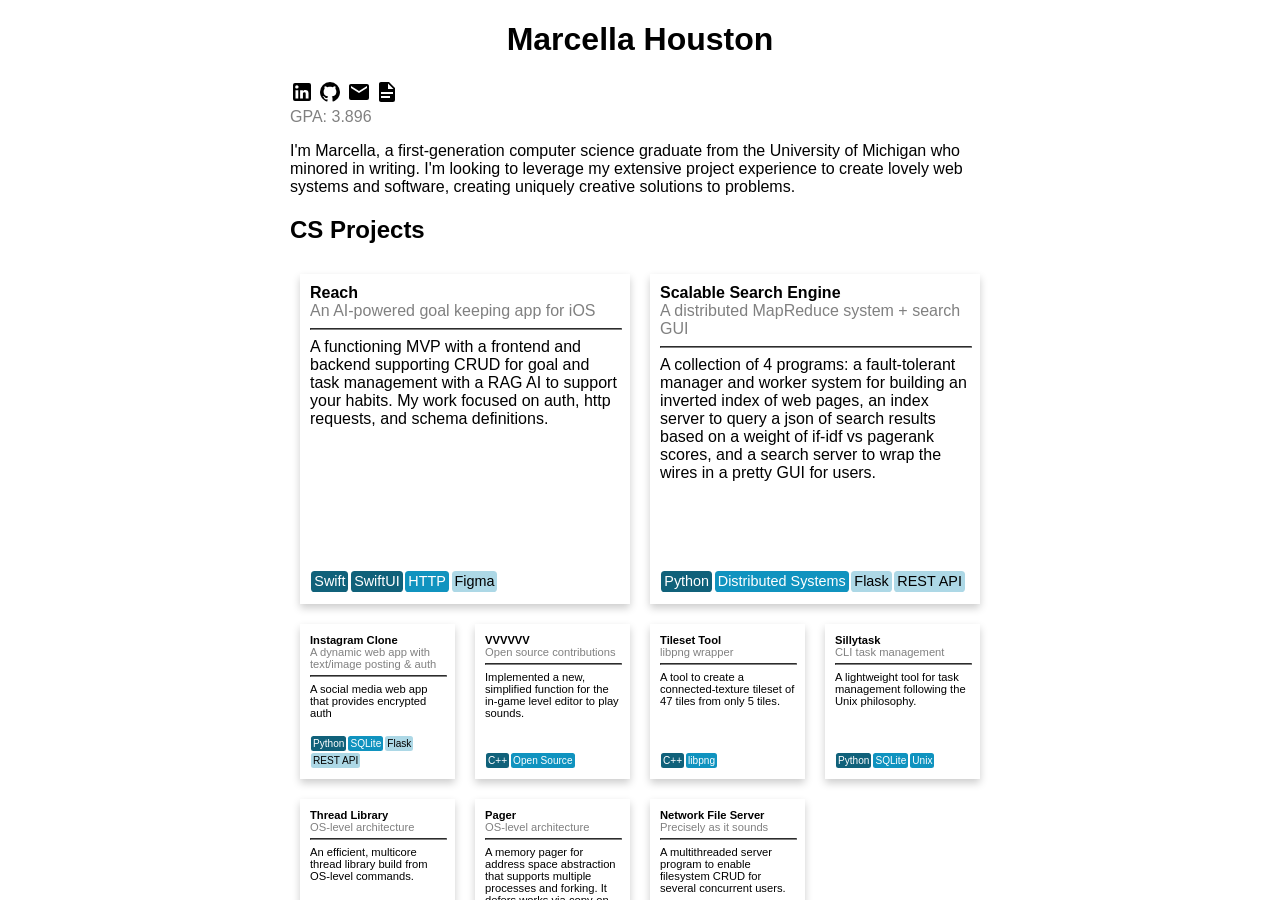
<file: index.html>
<!doctype html>

<html lang="en">
    <head>
        <meta charset="UTF-8" />
        <title>Marcella Houston</title>
        <meta name="viewport" content="width=device-width,initial-scale=1" />
        <meta name="description" content="" />
        <link rel="icon" href="/favicon.png" />
        <meta http-equiv="refresh" content="0; url=/portfolio/" />
    </head>

    <body>
        <p>
            If you aren't redirected, try <a href="/portfolio/">this link</a>!
        </p>
    </body>
</html>
</file>
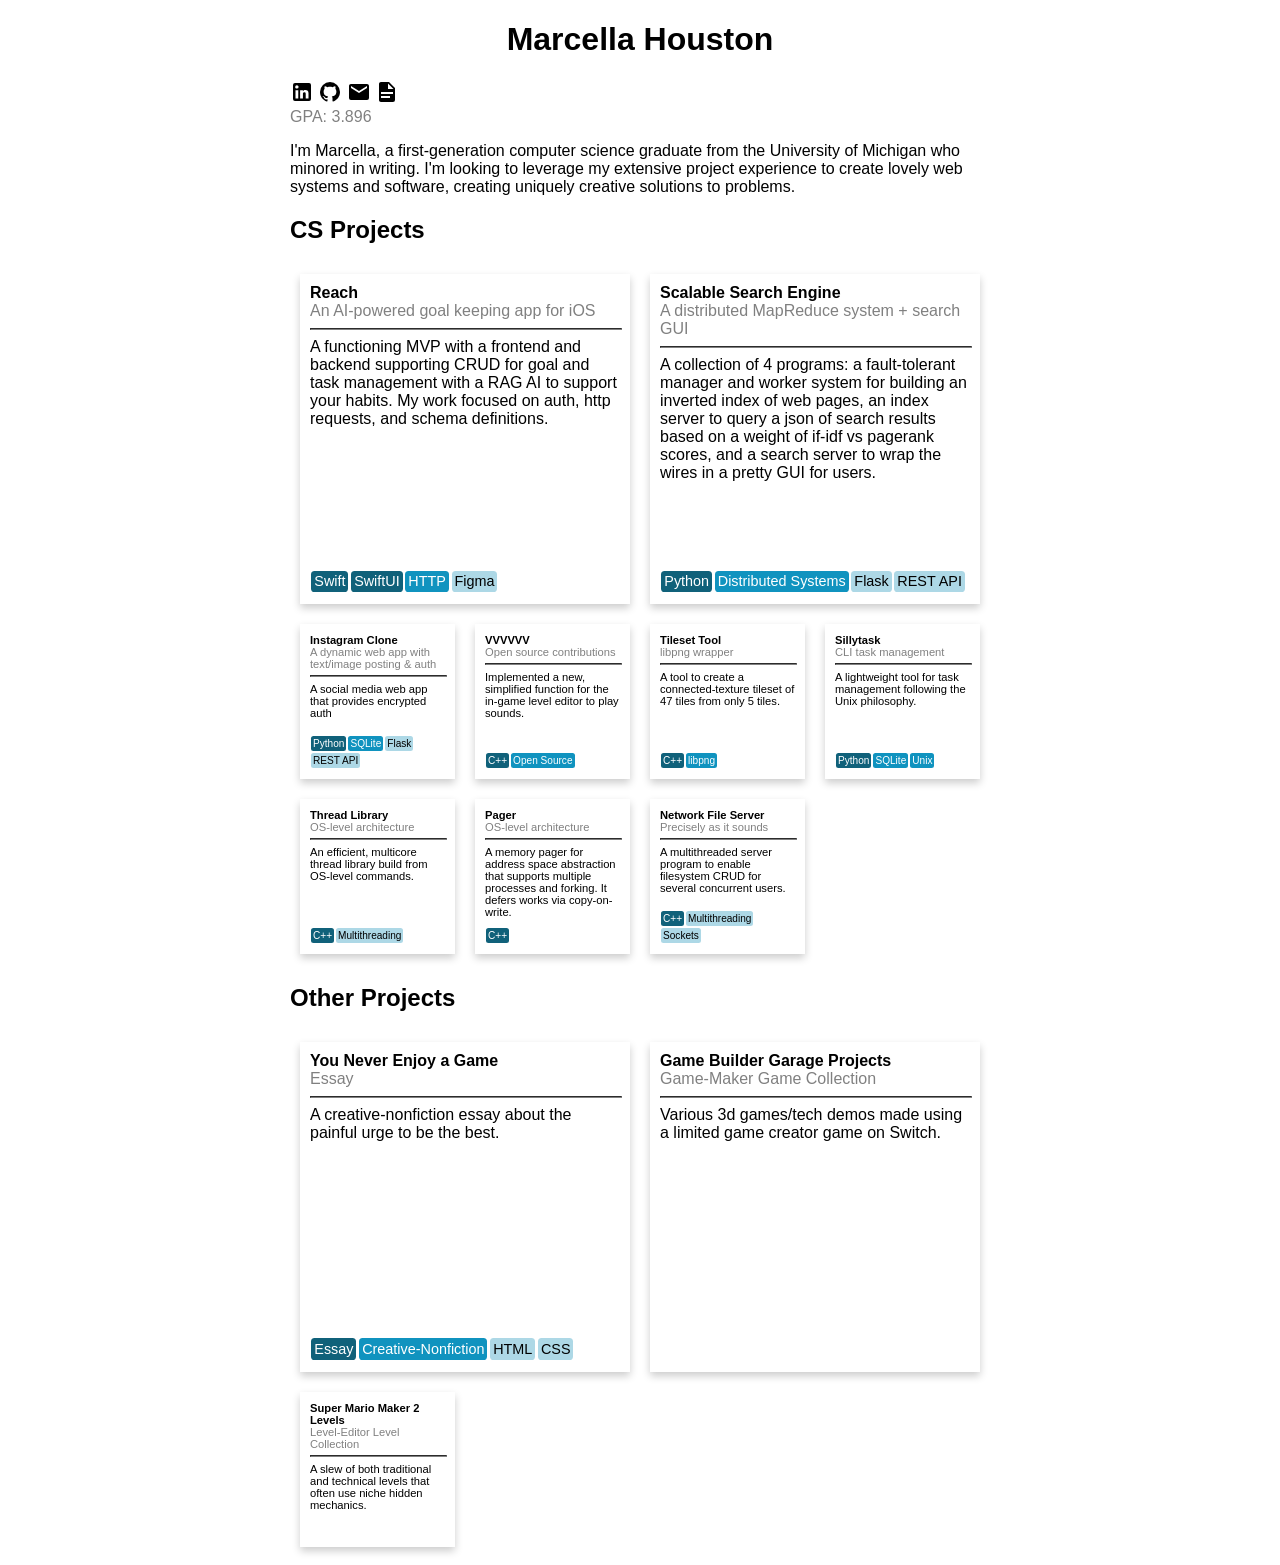
<file: portfolio/index.html>
<!doctype html>

<html lang="en">
    <head>
        <meta charset="UTF-8" />
        <title>Marcella Houston</title>
        <meta name="viewport" content="width=device-width,initial-scale=1" />
        <meta name="description" content="" />
        <link rel="icon" href="/favicon.png" />
        <link rel="stylesheet" href="/global.css" type="text/css" />
        <link rel="stylesheet" href="style.css" type="text/css" />
        <script src="cards.js"></script>
    </head>

    <body>
        <div class="container">
            <h1>Marcella Houston</h1>
            <!-- TODO: It'd be cool if we could have a dark theme -->
            <!-- TODO: Fix resume title to just say resume instead of resume for e. -->
            <div>
                <a
                    href="https://www.linkedin.com/in/marcella-houston/"
                    title="Linkedin"
                    target="_blank"
                >
                    <img src="assets/img/linkedin.svg" alt="Linkedin" />
                </a>
                <a
                    href="https://github.com/MarcellaHouston"
                    title="GitHub"
                    target="_blank"
                >
                    <img src="assets/img/github.svg" alt="GitHub" />
                </a>
                <a
                    href="mailto:marhouston7@gmail.com"
                    title="Email"
                    target="_blank"
                >
                    <img src="assets/img/email.svg" alt="Email" />
                </a>
                <a href="assets/resume.pdf" title="Resume" target="_blank">
                    <img src="assets/img/resume.svg" alt="Resume" />
                </a>
            </div>
            <div id="gpa">GPA: 3.896</div>
            <p>
                I'm Marcella, a first-generation computer science graduate from
                the University of Michigan who minored in writing. I'm looking
                to leverage my extensive project experience to create lovely web
                systems and software, creating uniquely creative solutions to
                problems.
            </p>

            <h2>CS Projects</h2>
            <div class="cards" id="cs_projects">Loading...</div>

            <h2>Other Projects</h2>
            <div class="cards" id="other_projects">Loading...</div>
        </div>
    </body>
</html>
</file>
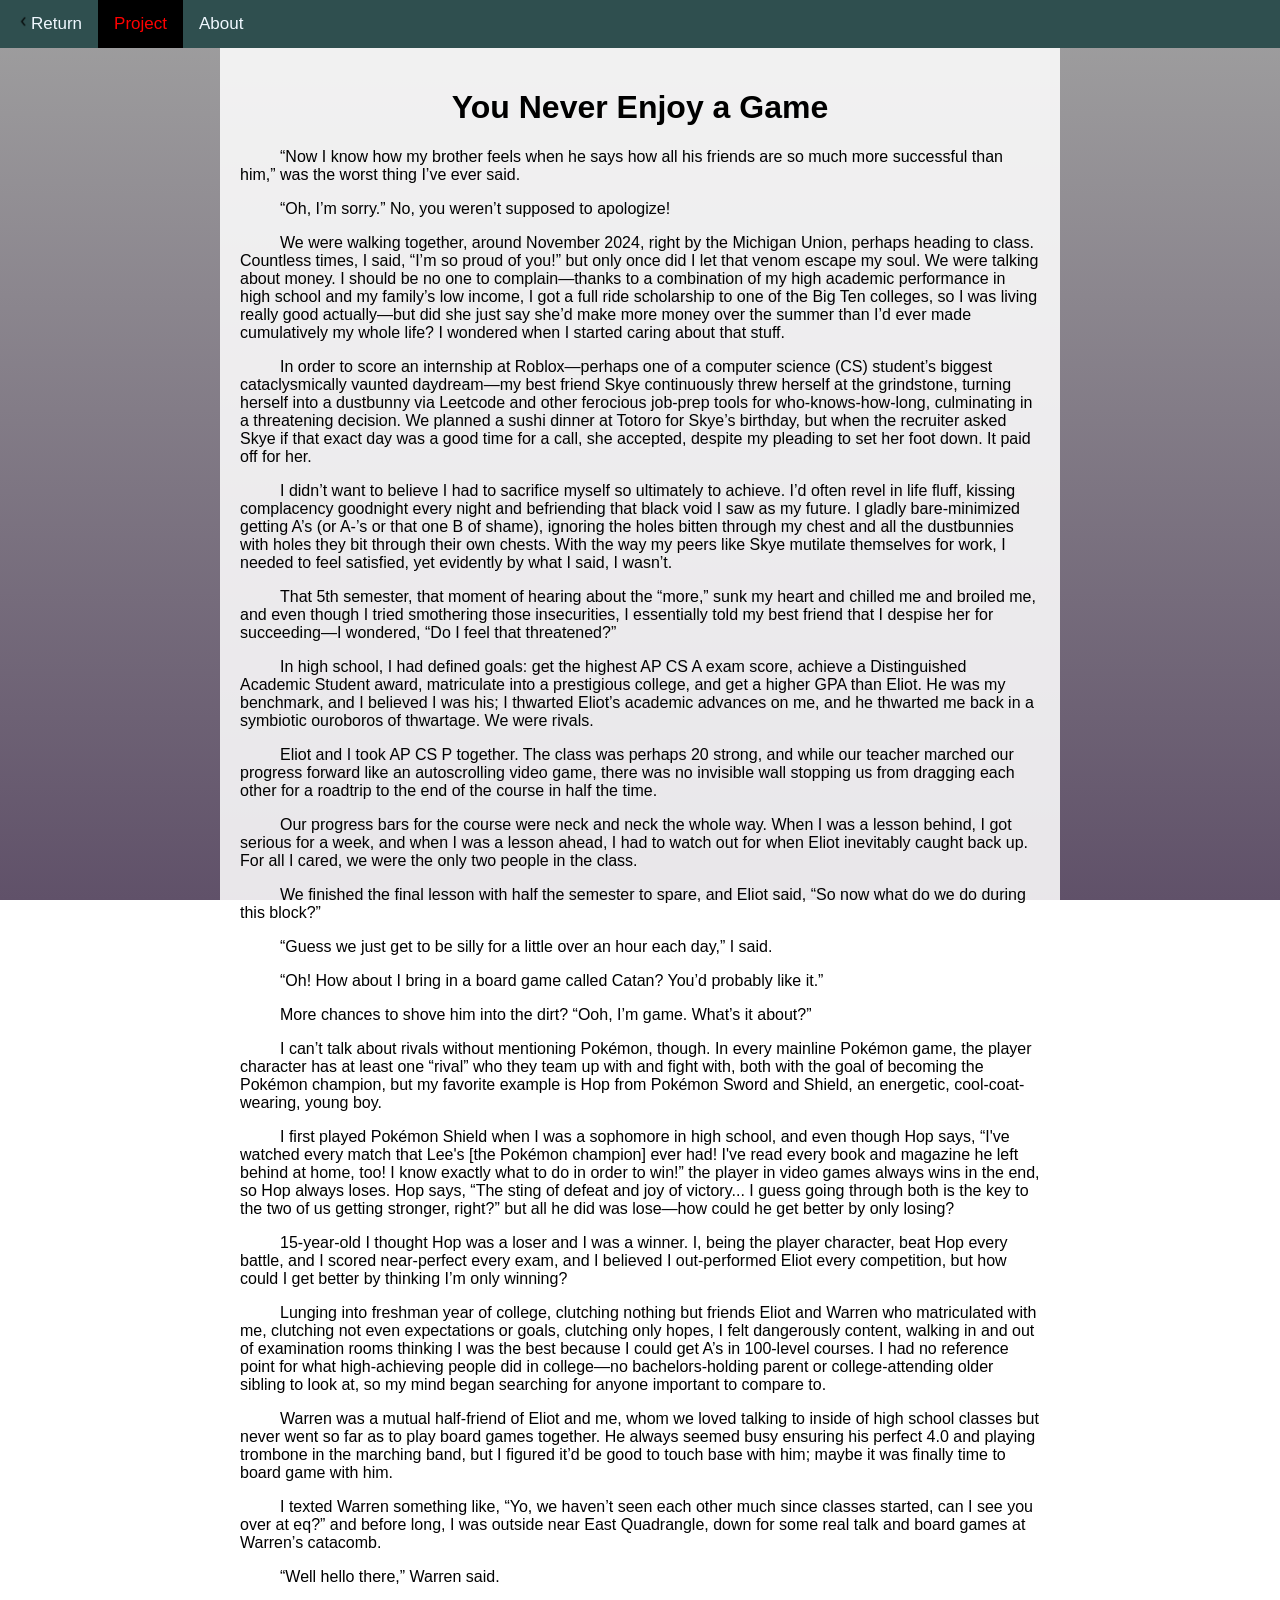
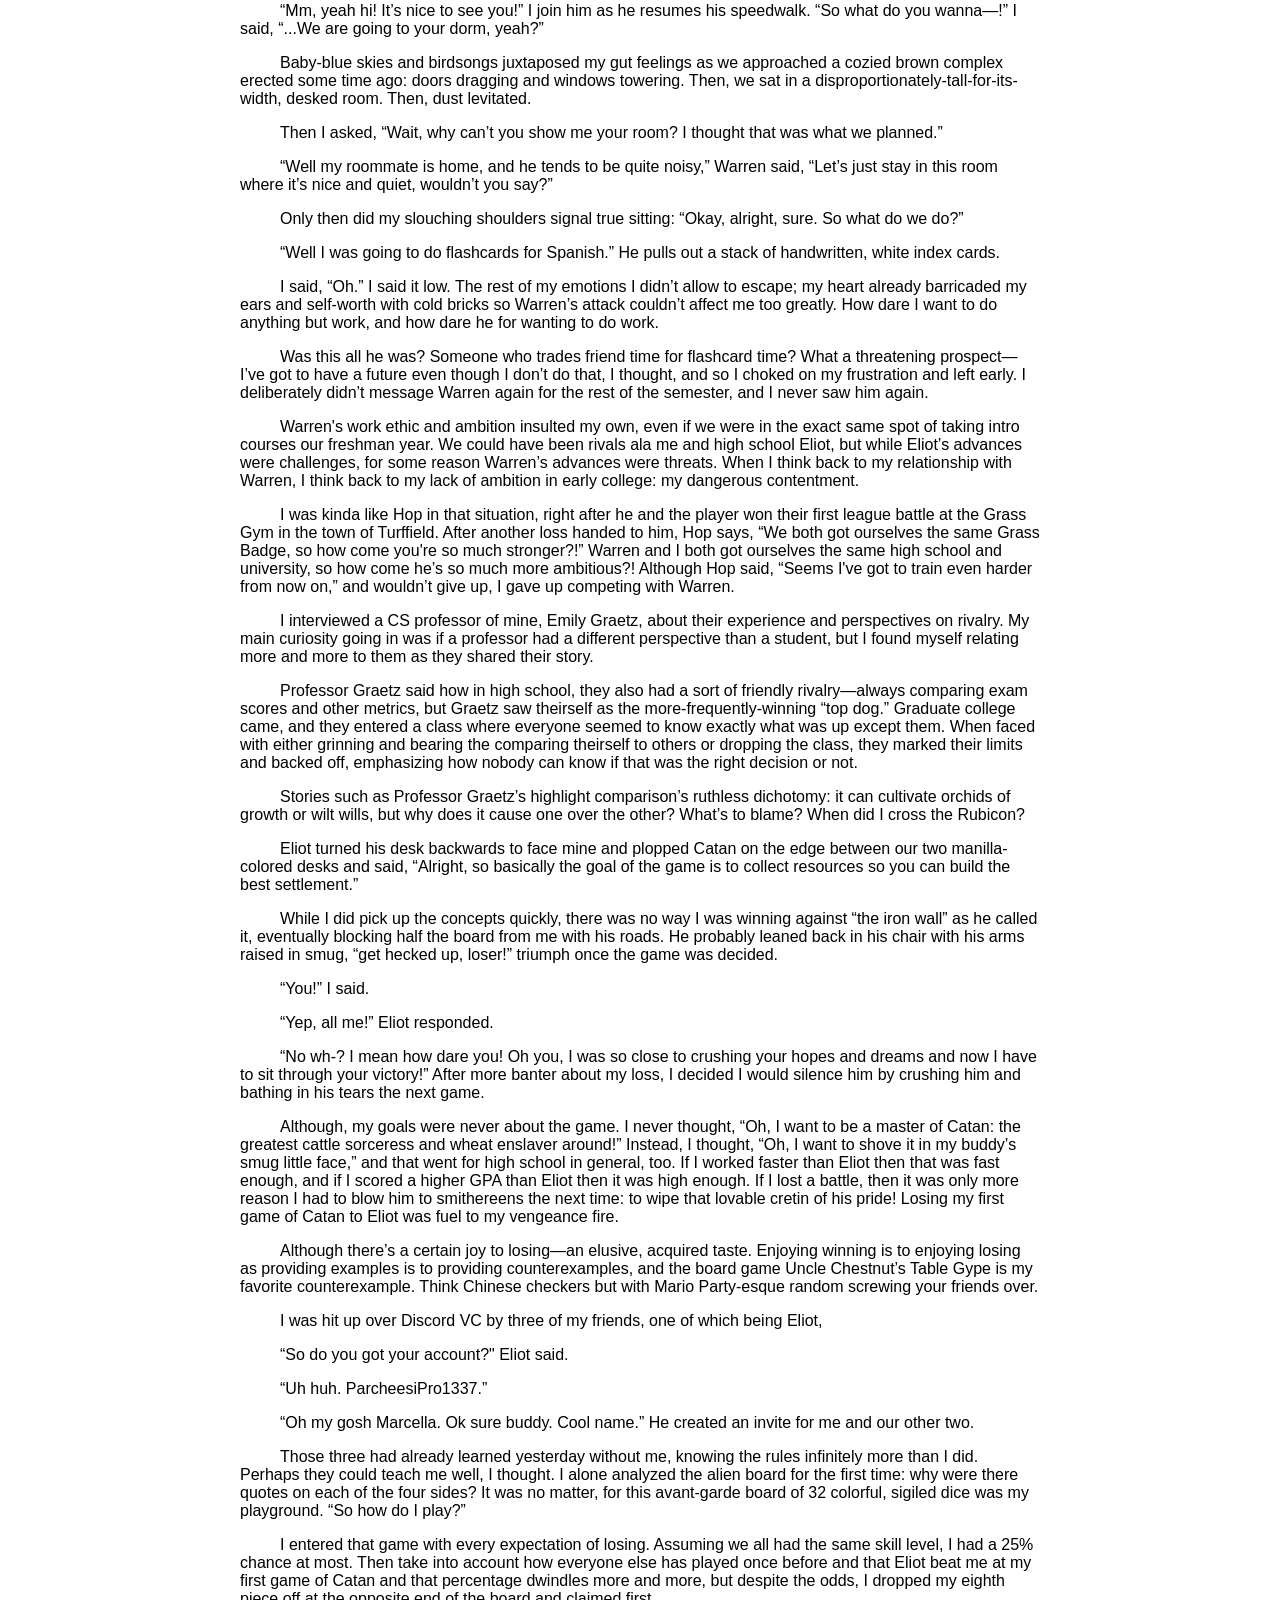
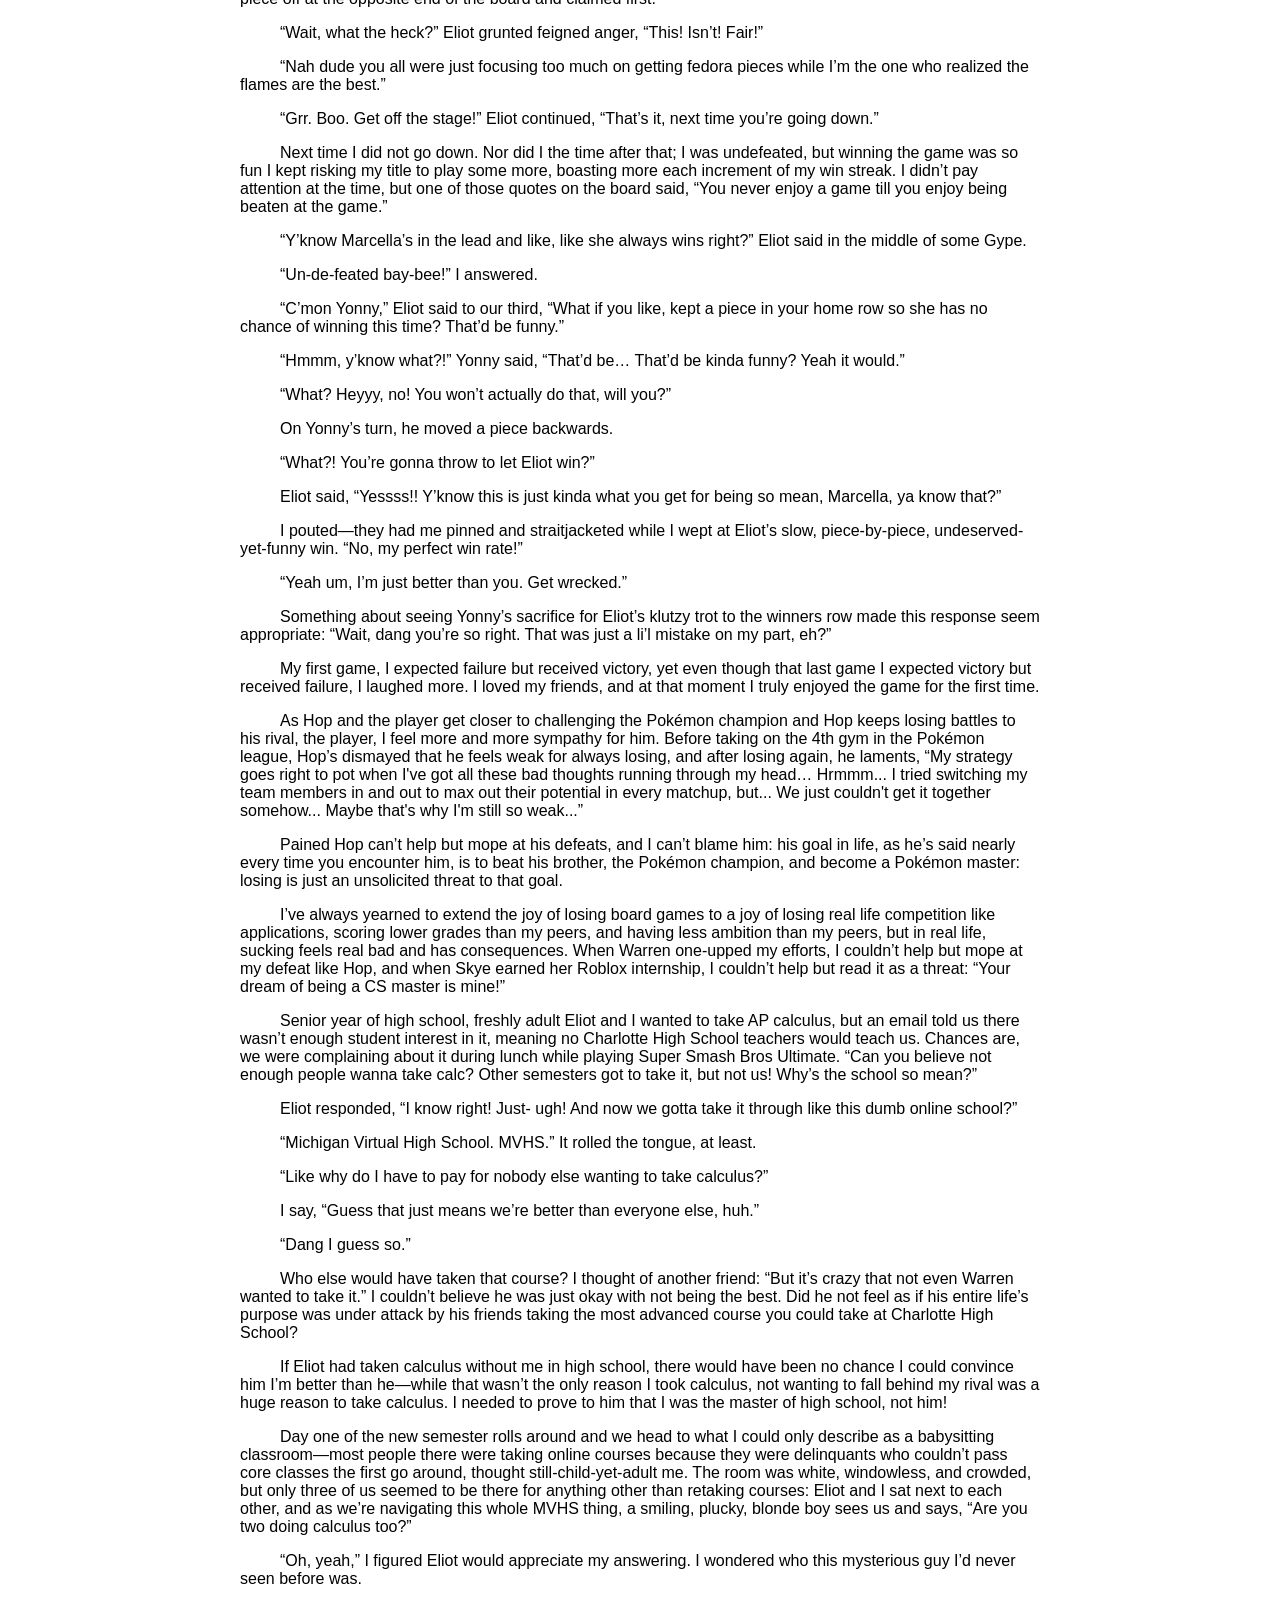
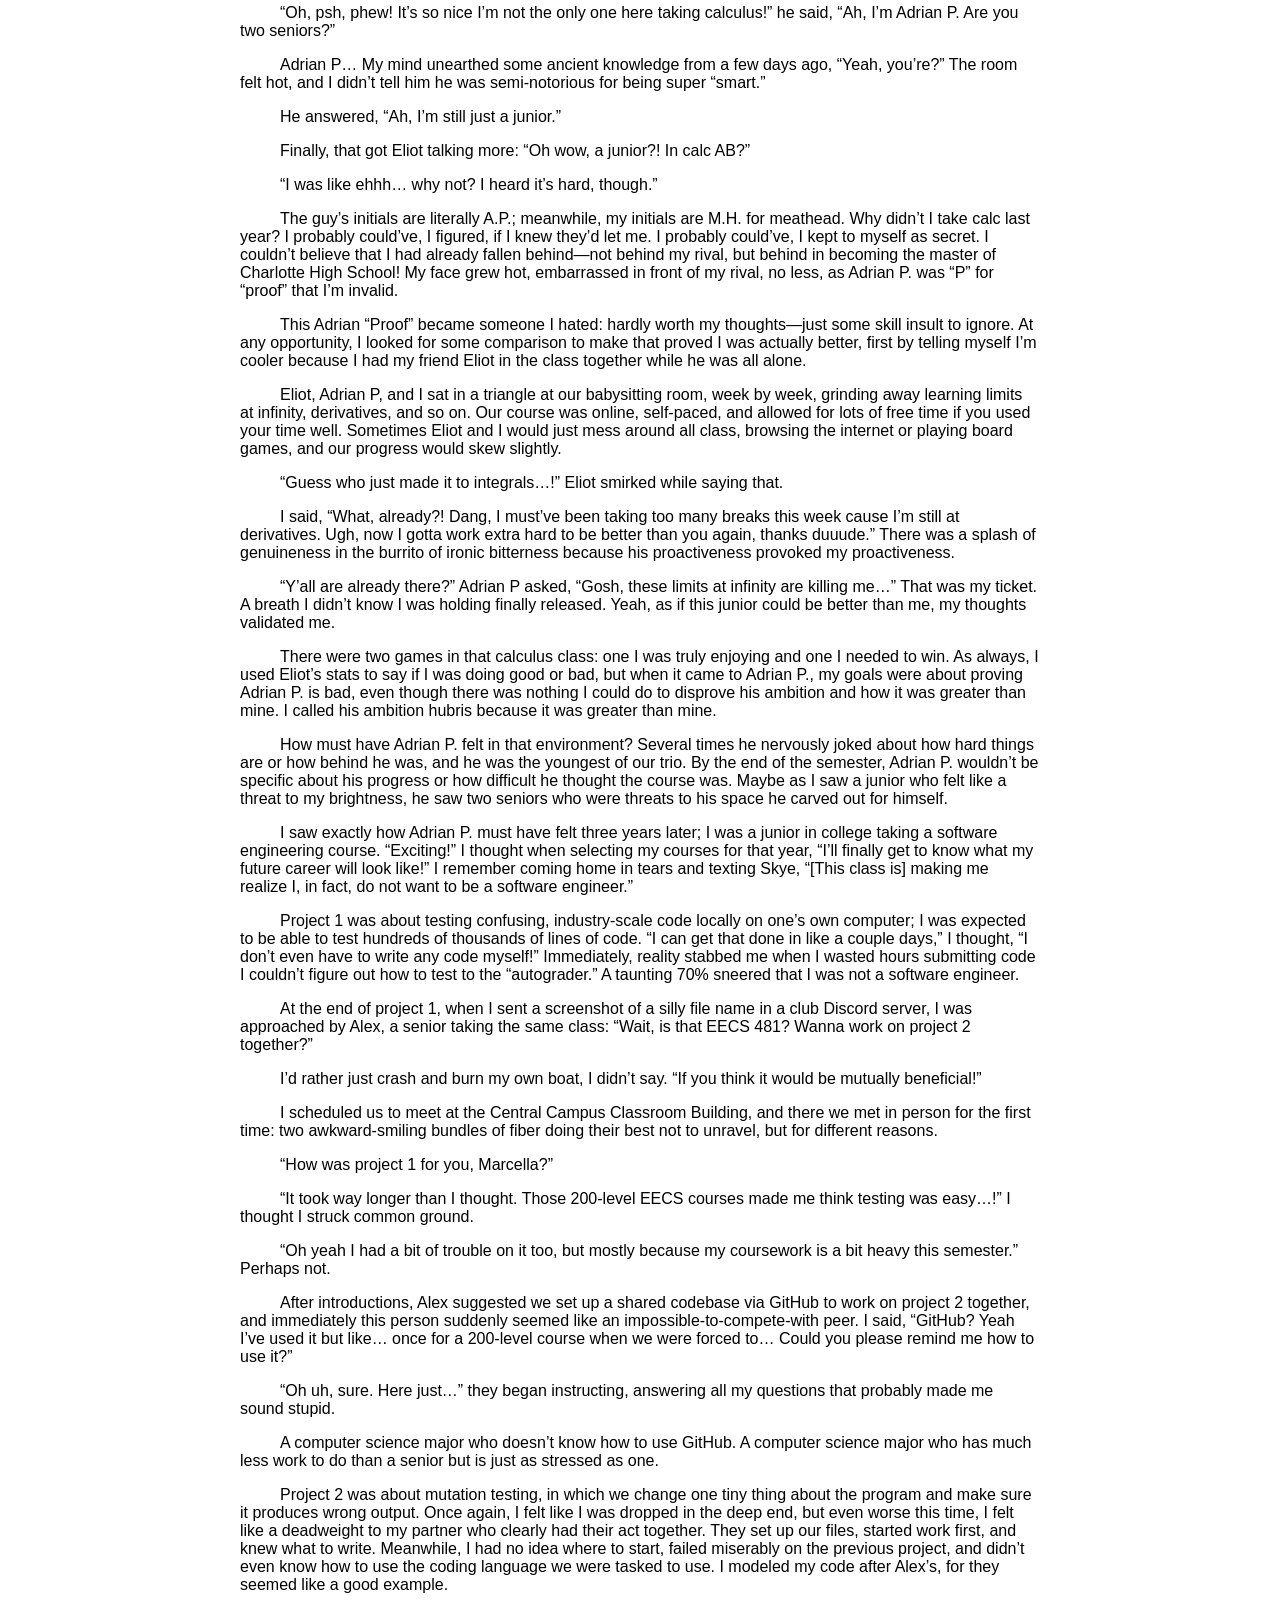
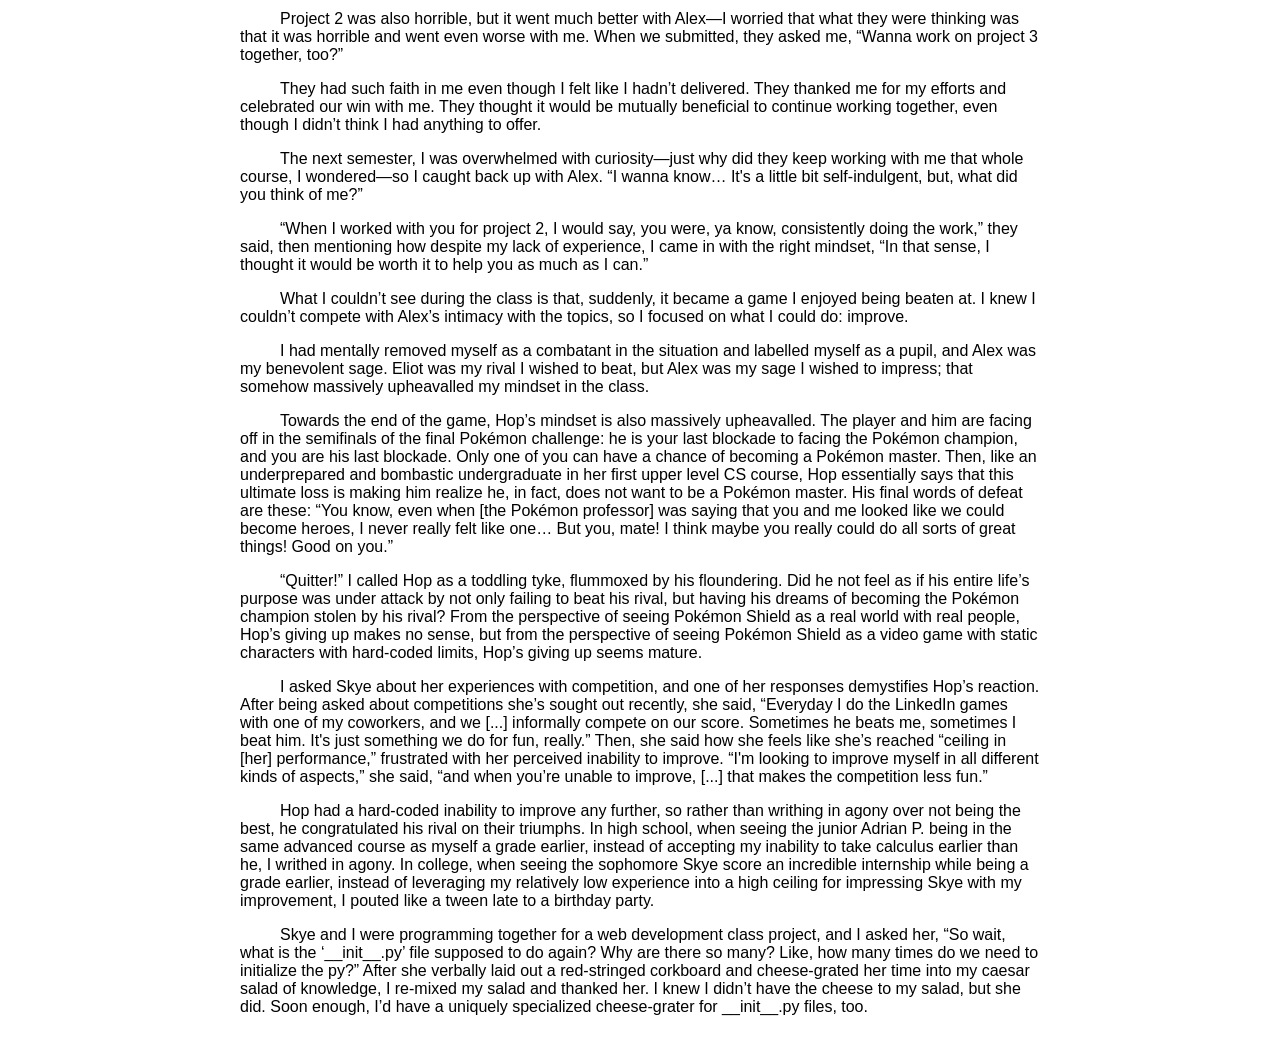
<file: projects/miw_project/index.html>
<!doctype html>
<!--TODO: use JS to remove the .html from the header-->
<html lang="en">
    <head>
        <meta charset="UTF-8" />
        <title>Marcella's Writing Project</title>
        <meta name="viewport" content="width=device-width,initial-scale=1" />
        <meta name="description" content="" />
        <link rel="icon" href="/favicon.png" />
        <link rel="stylesheet" href="/global.css" type="text/css" />
        <link rel="stylesheet" href="text_anim.css" type="text/css" />
        <link rel="stylesheet" href="style.css" type="text/css" />
        <script src="https://ajax.googleapis.com/ajax/libs/jquery/3.7.1/jquery.min.js"></script>
        <script src="text_anim.js"></script>
    </head>

    <body>
        <div class="topnav">
            <a href="/portfolio/"
                ><img
                    src="assets/img/back_arrow.png"
                    alt="back_arrow"
                    height="15"
                    width="15"
                />Return</a
            >
            <a class="active stagger rainbow" href="/projects/miw_project/"
                >Project</a
            >
            <a href="/projects/miw_project/about.html">About</a>
        </div>
        <div class="content">
            <h1>You Never Enjoy a Game</h1>
            <div class="paragraph-container">
                <p>
                    “Now I know how my brother feels when he says how all his
                    friends are so much more successful than him,” was the worst
                    thing I’ve ever said.
                </p>
                <p>“Oh, I’m sorry.” No, you weren’t supposed to apologize!</p>
                <p>
                    We were walking together, around November 2024, right by the
                    Michigan Union, perhaps heading to class. Countless times, I
                    said, “I’m so proud of you!” but only once did I let that
                    venom escape my soul. We were talking about money. I should
                    be no one to complain—thanks to a combination of my high
                    academic performance in high school and my family’s low
                    income, I got a full ride scholarship to one of the Big Ten
                    colleges, so I was living really good actually—but did she
                    just say she’d make more money over the summer than I’d ever
                    made cumulatively
                    <span class="stagger shake">my whole life?</span> I wondered
                    when I started caring about that stuff.
                </p>
                <p>
                    In order to score an internship at Roblox—perhaps one of a
                    computer science (CS) student’s biggest cataclysmically
                    vaunted daydream—my best friend Skye continuously threw
                    herself at the grindstone, turning herself into a dustbunny
                    via Leetcode and other ferocious job-prep tools for
                    who-knows-how-long, culminating in a threatening decision.
                    We planned a sushi dinner at Totoro for Skye’s birthday, but
                    when the recruiter asked Skye if that exact day was a good
                    time for a call, she accepted, despite my pleading to set
                    her foot down. It paid off for her.
                </p>
                <p>
                    I didn’t want to believe I had to sacrifice myself so
                    ultimately to achieve. I’d often revel in life fluff,
                    kissing complacency goodnight every night and befriending
                    that black void I saw as my future. I gladly bare-minimized
                    getting A’s (or A-’s or that one B of shame), ignoring the
                    holes bitten through my chest and all the dustbunnies with
                    holes they bit through their own chests. With the way my
                    peers like Skye mutilate themselves for work, I needed to
                    feel satisfied, yet evidently by what I said, I wasn’t.
                </p>
                <p>
                    That 5th semester, that moment of hearing about the “more,”
                    sunk my heart and chilled me and broiled me, and even though
                    I tried smothering those insecurities, I essentially told my
                    best friend that I despise her for succeeding—I wondered,
                    “Do I feel that threatened?”
                </p>
                <p>
                    In high school, I had defined goals: get the highest AP CS A
                    exam score, achieve a Distinguished Academic Student award,
                    matriculate into a prestigious college, and get a higher GPA
                    than Eliot. He was my benchmark, and I believed I was his; I
                    thwarted Eliot’s academic advances on me, and he thwarted me
                    back in a symbiotic ouroboros of thwartage. We were rivals.
                </p>
                <p>
                    Eliot and I took AP CS P together. The class was perhaps 20
                    strong, and while our teacher marched our progress forward
                    like an autoscrolling video game, there was no invisible
                    wall stopping us from dragging each other for a roadtrip to
                    the end of the course in half the time.
                </p>
                <p>
                    Our progress bars for the course were neck and neck the
                    whole way. When I was a lesson behind, I got serious for a
                    week, and when I was a lesson ahead, I had to watch out for
                    when Eliot inevitably caught back up. For all I cared, we
                    were the only two people in the class.
                </p>
                <p>
                    We finished the final lesson with half the semester to
                    spare, and Eliot said, “So now what do we do during this
                    block?”
                </p>
                <p>
                    “Guess we just get to be silly for a little over an hour
                    each day,” I said.
                </p>
                <p>
                    “Oh! How about I bring in a board game called Catan? You’d
                    probably like it.”
                </p>
                <p>
                    More chances to shove him into the dirt? “Ooh, I’m game.
                    What’s it about?”
                </p>
                <p>
                    I can’t talk about rivals without mentioning Pokémon,
                    though. In every mainline Pokémon game, the player character
                    has at least one “rival” who they team up with and fight
                    with, both with the goal of becoming the Pokémon champion,
                    but my favorite example is Hop from Pokémon Sword and
                    Shield, an energetic, cool-coat-wearing, young boy.
                </p>
                <p>
                    I first played Pokémon Shield when I was a sophomore in high
                    school, and even though Hop says, “I've watched every match
                    that Lee's [the Pokémon champion] ever had! I've read every
                    book and magazine he left behind at home, too! I know
                    exactly what to do in order to win!” the player in video
                    games always wins in the end, so Hop always loses. Hop says,
                    “The sting of defeat and joy of victory... I guess going
                    through both is the key to the two of us getting stronger,
                    right?” but all he did was lose—how could he get better by
                    only losing?
                </p>
                <p>
                    15-year-old I thought Hop was a loser and I was a winner. I,
                    being the player character, beat Hop every battle, and I
                    scored near-perfect every exam, and I believed I
                    out-performed Eliot every competition, but how could I get
                    better by thinking I’m only winning?
                </p>
                <p>
                    Lunging into freshman year of college, clutching nothing but
                    friends Eliot and Warren who matriculated with me, clutching
                    not even expectations or goals, clutching only hopes, I felt
                    dangerously content, walking in and out of examination rooms
                    thinking I was the best because I could get A’s in 100-level
                    courses. I had no reference point for what high-achieving
                    people did in college—no bachelors-holding parent or
                    college-attending older sibling to look at, so my mind began
                    searching for anyone important to compare to.
                </p>
                <p>
                    Warren was a mutual half-friend of Eliot and me, whom we
                    loved talking to inside of high school classes but never
                    went so far as to play board games together. He always
                    seemed busy ensuring his perfect 4.0 and playing trombone in
                    the marching band, but I figured it’d be good to touch base
                    with him; maybe it was finally time to board game with him.
                </p>
                <p>
                    I texted Warren something like, “Yo, we haven’t seen each
                    other much since classes started, can I see you over at eq?”
                    and before long, I was outside near East Quadrangle, down
                    for some real talk and board games at Warren’s catacomb.
                </p>
                <p>“Well hello there,” Warren said.</p>
                <p>
                    “Mm, yeah hi! It’s nice to see you!” I join him as he
                    resumes his speedwalk. “So what do you wanna—!” I said,
                    “...We are going to your dorm, yeah?”
                </p>
                <p>
                    Baby-blue skies and birdsongs juxtaposed my gut feelings as
                    we approached a cozied brown complex erected some time ago:
                    doors dragging and windows towering. Then, we sat in a
                    disproportionately-tall-for-its-width, desked room. Then,
                    dust levitated.
                </p>
                <p>
                    Then I asked, “Wait, why can’t you show me your room? I
                    thought that was what we planned.”
                </p>
                <p>
                    “Well my roommate is home, and he tends to be quite noisy,”
                    Warren said, “Let’s just stay in this room where it’s nice
                    and quiet, wouldn’t you say?”
                </p>
                <p>
                    Only then did my slouching shoulders signal true sitting:
                    “Okay, alright, sure. So what do we do?”
                </p>
                <p>
                    “Well I was going to do flashcards for Spanish.” He pulls
                    out a stack of handwritten, white index cards.
                </p>
                <p>
                    I said, <span class="stagger shake">“Oh.”</span> I said it
                    low. The rest of my emotions I didn’t allow to escape; my
                    heart already barricaded my ears and self-worth with cold
                    bricks so Warren’s attack couldn’t affect me too greatly.
                    How dare I want to do anything but work, and how dare he for
                    wanting to do work.
                </p>
                <p>
                    Was this all he was? Someone who trades friend time for
                    flashcard time? What a threatening prospect—I’ve got to have
                    a future even though I don’t do that, I thought, and so I
                    choked on my frustration and left early. I deliberately
                    didn’t message Warren again for the rest of the semester,
                    and I never saw him again.
                </p>
                <p>
                    Warren's work ethic and ambition insulted my own, even if we
                    were in the exact same spot of taking intro courses our
                    freshman year. We could have been rivals ala me and high
                    school Eliot, but while Eliot’s advances were challenges,
                    for some reason Warren’s advances were threats. When I think
                    back to my relationship with Warren, I think back to my lack
                    of ambition in early college: my dangerous contentment.
                </p>
                <p>
                    I was kinda like Hop in that situation, right after he and
                    the player won their first league battle at the Grass Gym in
                    the town of Turffield. After another loss handed to him, Hop
                    says, “We both got ourselves the same Grass Badge, so how
                    come you're so much stronger?!” Warren and I both got
                    ourselves the same high school and university, so how come
                    he’s so much more ambitious?! Although Hop said, “Seems I've
                    got to train even harder from now on,” and wouldn’t give up,
                    I gave up competing with Warren.
                </p>
                <p>
                    I interviewed a CS professor of mine, Emily Graetz, about
                    their experience and perspectives on rivalry. My main
                    curiosity going in was if a professor had a different
                    perspective than a student, but I found myself relating more
                    and more to them as they shared their story.
                </p>
                <p>
                    Professor Graetz said how in high school, they also had a
                    sort of friendly rivalry—always comparing exam scores and
                    other metrics, but Graetz saw theirself as the
                    more-frequently-winning “top dog.” Graduate college came,
                    and they entered a class where everyone seemed to know
                    exactly what was up except them. When faced with either
                    grinning and bearing the comparing theirself to others or
                    dropping the class, they marked their limits and backed off,
                    emphasizing how nobody can know if that was the right
                    decision or not.
                </p>
                <p>
                    Stories such as Professor Graetz’s highlight comparison’s
                    ruthless dichotomy: it can cultivate orchids of growth or
                    wilt wills, but why does it cause one over the other? What’s
                    to blame? When did I cross the Rubicon?
                </p>
                <p>
                    Eliot turned his desk backwards to face mine and plopped
                    Catan on the edge between our two manilla-colored desks and
                    said, “Alright, so basically the goal of the game is to
                    collect resources so you can build the best settlement.”
                </p>
                <p>
                    While I did pick up the concepts quickly, there was no way I
                    was winning against “the iron wall” as he called it,
                    eventually blocking half the board from me with his roads.
                    He probably leaned back in his chair with his arms raised in
                    smug, “get hecked up, loser!” triumph once the game was
                    decided.
                </p>
                <p>“You!” I said.</p>
                <p>“Yep, all me!” Eliot responded.</p>
                <p>
                    “No wh-? I mean how dare you! Oh you, I was so close to
                    crushing your hopes and dreams and now I have to sit through
                    your victory!” After more banter about my loss, I decided I
                    would silence him by crushing him and bathing in his tears
                    the next game.
                </p>
                <p>
                    Although, my goals were never about the game. I never
                    thought, “Oh, I want to be a master of Catan: the greatest
                    cattle sorceress and wheat enslaver around!” Instead, I
                    thought, “Oh, I want to shove it in my buddy’s smug little
                    face,” and that went for high school in general, too. If I
                    worked faster than Eliot then that was fast enough, and if I
                    scored a higher GPA than Eliot then it was high enough. If I
                    lost a battle, then it was only more reason I had to blow
                    him to smithereens the next time: to wipe that lovable
                    cretin of his pride! Losing my first game of Catan to Eliot
                    was fuel to my vengeance fire.
                </p>
                <p>
                    Although there’s a certain joy to losing—an elusive,
                    acquired taste. Enjoying winning is to enjoying losing as
                    providing examples is to providing counterexamples, and the
                    board game Uncle Chestnut’s Table Gype is my favorite
                    counterexample. Think Chinese checkers but with Mario
                    Party-esque random screwing your friends over.
                </p>
                <p>
                    I was hit up over Discord VC by three of my friends, one of
                    which being Eliot,
                </p>
                <p>“So do you got your account?" Eliot said.</p>
                <p>“Uh huh. ParcheesiPro1337.”</p>
                <p>
                    “Oh my gosh Marcella. Ok sure buddy. Cool name.” He created
                    an invite for me and our other two.
                </p>
                <p>
                    Those three had already learned yesterday without me,
                    knowing the rules infinitely more than I did. Perhaps they
                    could teach me well, I thought. I alone analyzed the alien
                    board for the first time: why were there quotes on each of
                    the four sides? It was no matter, for this avant-garde board
                    of 32 colorful, sigiled dice was my playground. “So how do I
                    play?”
                </p>
                <p>
                    I entered that game with every expectation of losing.
                    Assuming we all had the same skill level, I had a 25% chance
                    at most. Then take into account how everyone else has played
                    once before and that Eliot beat me at my first game of Catan
                    and that percentage dwindles more and more, but despite the
                    odds, I dropped my eighth piece off at the opposite end of
                    the board and claimed first.
                </p>
                <p>
                    “Wait, what the heck?” Eliot grunted feigned anger, “This!
                    Isn’t! Fair!”
                </p>
                <p>
                    “Nah dude you all were just focusing too much on getting
                    fedora pieces while I’m the one who realized the flames are
                    the best.”
                </p>
                <p>
                    “Grr. Boo. Get off the stage!” Eliot continued, “That’s it,
                    next time you’re going down.”
                </p>
                <p>
                    Next time I did not go down. Nor did I the time after that;
                    I was undefeated, but winning the game was so fun I kept
                    risking my title to play some more, boasting more each
                    increment of my win streak. I didn’t pay attention at the
                    time, but one of those quotes on the board said, “You never
                    enjoy a game till you enjoy being beaten at the game.”
                </p>
                <p>
                    “Y’know Marcella’s in the lead and like, like she always
                    wins right?” Eliot said in the middle of some Gype.
                </p>
                <p>“Un-de-feated bay-bee!” I answered.</p>
                <p>
                    “C’mon Yonny,” Eliot said to our third, “What if you like,
                    kept a piece in your home row so she has no chance of
                    winning this time? That’d be funny.”
                </p>
                <p>
                    “Hmmm, y’know what?!” Yonny said, “That’d be… That’d be
                    kinda funny? Yeah it would.”
                </p>
                <p>“What? Heyyy, no! You won’t actually do that, will you?”</p>
                <p>On Yonny’s turn, he moved a piece backwards.</p>
                <p>“What?! You’re gonna throw to let Eliot win?”</p>
                <p>
                    Eliot said, “Yessss!! Y’know this is just kinda what you get
                    for being so mean, Marcella, ya know that?”
                </p>
                <p>
                    I pouted—they had me pinned and straitjacketed while I wept
                    at Eliot’s slow, piece-by-piece, undeserved-yet-funny win.
                    “No, my perfect win rate!”
                </p>
                <p>“Yeah um, I’m just better than you. Get wrecked.”</p>
                <p>
                    Something about seeing Yonny’s sacrifice for Eliot’s klutzy
                    trot to the winners row made this response seem appropriate:
                    “Wait, dang you’re so right. That was just a li’l mistake on
                    my part, eh?”
                </p>
                <p>
                    My first game, I expected failure but received victory, yet
                    even though that last game I expected victory but received
                    failure, I laughed more. I loved my friends, and at that
                    moment I truly enjoyed the game for the first time.
                </p>
                <p>
                    As Hop and the player get closer to challenging the Pokémon
                    champion and Hop keeps losing battles to his rival, the
                    player, I feel more and more sympathy for him. Before taking
                    on the 4th gym in the Pokémon league, Hop’s dismayed that he
                    feels weak for always losing, and after losing again, he
                    laments, “My strategy goes right to pot when I've got all
                    these bad thoughts running through my head… Hrmmm... I tried
                    switching my team members in and out to max out their
                    potential in every matchup, but... We just couldn't get it
                    together somehow... Maybe that's why I'm still so weak...”
                </p>
                <p>
                    Pained Hop can’t help but mope at his defeats, and I can’t
                    blame him: his goal in life, as he’s said nearly every time
                    you encounter him, is to beat his brother, the Pokémon
                    champion, and become a Pokémon master: losing is just an
                    unsolicited threat to that goal.
                </p>
                <p>
                    I’ve always yearned to extend the joy of losing board games
                    to a joy of losing real life competition like applications,
                    scoring lower grades than my peers, and having less ambition
                    than my peers, but in real life, sucking feels real bad and
                    has consequences. When Warren one-upped my efforts, I
                    couldn’t help but mope at my defeat like Hop, and when Skye
                    earned her Roblox internship, I couldn’t help but read it as
                    a threat: “Your dream of being a CS master is mine!”
                </p>
                <p>
                    Senior year of high school, freshly adult Eliot and I wanted
                    to take AP calculus, but an email told us there wasn’t
                    enough student interest in it, meaning no Charlotte High
                    School teachers would teach us. Chances are, we were
                    complaining about it during lunch while playing Super Smash
                    Bros Ultimate. “Can you believe not enough people wanna take
                    calc? Other semesters got to take it, but not us! Why’s the
                    school so mean?”
                </p>
                <p>
                    Eliot responded, “I know right! Just- ugh! And now we gotta
                    take it through like this dumb online school?”
                </p>
                <p>
                    “Michigan Virtual High School. MVHS.” It rolled the tongue,
                    at least.
                </p>
                <p>
                    “Like why do I have to pay for nobody else wanting to take
                    calculus?”
                </p>
                <p>
                    I say, “Guess that just means we’re better than everyone
                    else, huh.”
                </p>
                <p>“Dang I guess so.”</p>
                <p>
                    Who else would have taken that course? I thought of another
                    friend: “But it’s crazy that not even Warren wanted to take
                    it.” I couldn’t believe he was just okay with not being the
                    best. Did he not feel as if his entire life’s purpose was
                    under attack by his friends taking the most advanced course
                    you could take at Charlotte High School?
                </p>
                <p>
                    If Eliot had taken calculus without me in high school, there
                    would have been no chance I could convince him I’m better
                    than he—while that wasn’t the only reason I took calculus,
                    not wanting to fall behind my rival was a huge reason to
                    take calculus. I needed to prove to him that I was the
                    master of high school, not him!
                </p>
                <p>
                    Day one of the new semester rolls around and we head to what
                    I could only describe as a babysitting classroom—most people
                    there were taking online courses because they were
                    delinquants who couldn’t pass core classes the first go
                    around, thought still-child-yet-adult me. The room was
                    white, windowless, and crowded, but only three of us seemed
                    to be there for anything other than retaking courses: Eliot
                    and I sat next to each other, and as we’re navigating this
                    whole MVHS thing, a smiling, plucky, blonde boy sees us and
                    says, “Are you two doing calculus too?”
                </p>
                <p>
                    “Oh, yeah,” I figured Eliot would appreciate my answering. I
                    wondered who this mysterious guy I’d never seen before was.
                </p>
                <p>
                    “Oh, psh, phew! It’s so nice I’m not the only one here
                    taking calculus!” he said, “Ah, I’m Adrian P. Are you two
                    seniors?”
                </p>
                <p>
                    Adrian P… My mind unearthed some ancient knowledge from a
                    few days ago, “Yeah, you’re?” The room felt hot, and I
                    didn’t tell him he was semi-notorious for being super
                    “smart.”
                </p>
                <p>He answered, “Ah, I’m still just a junior.”</p>
                <p>
                    Finally, that got Eliot talking more: “Oh wow, a junior?! In
                    calc AB?”
                </p>
                <p>“I was like ehhh… why not? I heard it’s hard, though.”</p>
                <p>
                    The guy’s initials are literally A.P.; meanwhile, my
                    initials are M.H. for meathead. Why didn’t I take calc last
                    year? I probably could’ve, I figured, if I knew they’d let
                    me. I probably could’ve, I kept to myself as secret. I
                    couldn’t believe that I had already fallen behind—not behind
                    my rival, but behind in becoming the master of Charlotte
                    High School! My face grew hot, embarrassed in front of my
                    rival, no less, as Adrian P. was “P” for “proof” that I’m
                    invalid.
                </p>
                <p>
                    This Adrian “Proof” became someone I hated: hardly worth my
                    thoughts—just some skill insult to ignore. At any
                    opportunity, I looked for some comparison to make that
                    proved I was actually better, first by telling myself I’m
                    cooler because I had my friend Eliot in the class together
                    while he was all alone.
                </p>
                <p>
                    Eliot, Adrian P, and I sat in a triangle at our babysitting
                    room, week by week, grinding away learning limits at
                    infinity, derivatives, and so on. Our course was online,
                    self-paced, and allowed for lots of free time if you used
                    your time well. Sometimes Eliot and I would just mess around
                    all class, browsing the internet or playing board games, and
                    our progress would skew slightly.
                </p>
                <p>
                    “Guess who just made it to integrals…!” Eliot smirked while
                    saying that.
                </p>
                <p>
                    I said, “What, already?! Dang, I must’ve been taking too
                    many breaks this week cause I’m still at derivatives. Ugh,
                    now I gotta work extra hard to be better than you again,
                    thanks duuude.” There was a splash of genuineness in the
                    burrito of ironic bitterness because his proactiveness
                    provoked my proactiveness.
                </p>
                <p>
                    “Y’all are already there?” Adrian P asked, “Gosh, these
                    limits at infinity are killing me…” That was my ticket. A
                    breath I didn’t know I was holding finally released. Yeah,
                    as if this junior could be better than me, my thoughts
                    validated me.
                </p>
                <p>
                    There were two games in that calculus class: one I was truly
                    enjoying and one I needed to win. As always, I used Eliot’s
                    stats to say if I was doing good or bad, but when it came to
                    Adrian P., my goals were about proving Adrian P. is bad,
                    even though there was nothing I could do to disprove his
                    ambition and how it was greater than mine. I called his
                    ambition hubris because it was greater than mine.
                </p>
                <p>
                    How must have Adrian P. felt in that environment? Several
                    times he nervously joked about how hard things are or how
                    behind he was, and he was the youngest of our trio. By the
                    end of the semester, Adrian P. wouldn’t be specific about
                    his progress or how difficult he thought the course was.
                    Maybe as I saw a junior who felt like a threat to my
                    brightness, he saw two seniors who were threats to his space
                    he carved out for himself.
                </p>
                <p>
                    I saw exactly how Adrian P. must have felt three years
                    later; I was a junior in college taking a software
                    engineering course. “Exciting!” I thought when selecting my
                    courses for that year, “I’ll finally get to know what my
                    future career will look like!” I remember coming home in
                    tears and texting Skye, “[This class is] making me realize
                    I, in fact, do not want to be a software engineer.”
                </p>
                <p>
                    Project 1 was about testing confusing, industry-scale code
                    locally on one’s own computer; I was expected to be able to
                    test hundreds of thousands of lines of code. “I can get that
                    done in like a couple days,” I thought, “I don’t even have
                    to write any code myself!” Immediately, reality stabbed me
                    when I wasted hours submitting code I couldn’t figure out
                    how to test to the “autograder.” A taunting 70% sneered that
                    I was not a software engineer.
                </p>
                <p>
                    At the end of project 1, when I sent a screenshot of a silly
                    file name in a club Discord server, I was approached by
                    Alex, a senior taking the same class: “Wait, is that EECS
                    481? Wanna work on project 2 together?”
                </p>
                <p>
                    <span class="stagger shake"
                        >I’d rather just crash and burn my own boat,</span
                    >
                    I didn’t say. “If you think it would be mutually
                    beneficial!”
                </p>
                <p>
                    I scheduled us to meet at the Central Campus Classroom
                    Building, and there we met in person for the first time: two
                    awkward-smiling bundles of fiber doing their best not to
                    unravel, but for different reasons.
                </p>
                <p>“How was project 1 for you, Marcella?”</p>
                <p>
                    “It took way longer than I thought. Those 200-level EECS
                    courses made me think testing was easy…!” I thought I struck
                    common ground.
                </p>
                <p>
                    “Oh yeah I had a bit of trouble on it too, but mostly
                    because my coursework is a bit heavy this semester.” Perhaps
                    not.
                </p>
                <p>
                    After introductions, Alex suggested we set up a shared
                    codebase via GitHub to work on project 2 together, and
                    immediately this person suddenly seemed like an
                    impossible-to-compete-with peer. I said, “GitHub? Yeah I’ve
                    used it but like… once for a 200-level course when we were
                    forced to… Could you please remind me how to use it?”
                </p>
                <p>
                    “Oh uh, sure. Here just…” they began instructing, answering
                    all my questions that probably made me sound stupid.
                </p>
                <p>
                    A computer science major who doesn’t know how to use GitHub.
                    A computer science major who has much less work to do than a
                    senior but is just as stressed as one.
                </p>
                <p>
                    Project 2 was about mutation testing, in which we change one
                    tiny thing about the program and make sure it produces wrong
                    output. Once again, I felt like I was dropped in the deep
                    end, but even worse this time, I felt like a deadweight to
                    my partner who clearly had their act together. They set up
                    our files, started work first, and knew what to write.
                    Meanwhile, I had no idea where to start, failed miserably on
                    the previous project, and didn’t even know how to use the
                    coding language we were tasked to use. I modeled my code
                    after Alex’s, for they seemed like a good example.
                </p>
                <p>
                    Project 2 was also horrible, but it went much better with
                    Alex—I worried that what they were thinking was that it was
                    horrible and went even worse with me. When we submitted,
                    they asked me, “Wanna work on project 3 together, too?”
                </p>
                <p>
                    They had such faith in me even though I felt like I hadn’t
                    delivered. They thanked me for my efforts and celebrated our
                    win with me. They thought it would be mutually beneficial to
                    continue working together, even though I didn’t think I had
                    anything to offer.
                </p>
                <p>
                    The next semester, I was overwhelmed with curiosity—just why
                    did they keep working with me that whole course, I
                    wondered—so I caught back up with Alex. “I wanna know… It's
                    a little bit self-indulgent, but, what did you think of me?”
                </p>
                <p>
                    “When I worked with you for project 2, I would say, you
                    were, ya know, consistently doing the work,” they said, then
                    mentioning how despite my lack of experience, I came in with
                    the right mindset, “In that sense, I thought it would be
                    worth it to help you as much as I can.”
                </p>
                <p>
                    What I couldn’t see during the class is that, suddenly, it
                    became a game I enjoyed being beaten at. I knew I couldn’t
                    compete with Alex’s intimacy with the topics, so I focused
                    on what I could do: improve.
                </p>
                <p>
                    I had mentally removed myself as a combatant in the
                    situation and labelled myself as a pupil, and Alex was my
                    benevolent sage. Eliot was my rival I wished to beat, but
                    Alex was my sage I wished to impress; that somehow massively
                    upheavalled my mindset in the class.
                </p>
                <p>
                    Towards the end of the game, Hop’s mindset is also massively
                    upheavalled. The player and him are facing off in the
                    semifinals of the final Pokémon challenge: he is your last
                    blockade to facing the Pokémon champion, and you are his
                    last blockade. Only one of you can have a chance of becoming
                    a Pokémon master. Then, like an underprepared and bombastic
                    undergraduate in her first upper level CS course, Hop
                    essentially says that this ultimate loss is making him
                    realize he, in fact, does not want to be a Pokémon master.
                    His final words of defeat are these: “You know, even when
                    [the Pokémon professor] was saying that you and me looked
                    like we could become heroes, I never really felt like one…
                    But you, mate! I think maybe you really could do all sorts
                    of great things! Good on you.”
                </p>
                <p>
                    “Quitter!” I called Hop as a toddling tyke, flummoxed by his
                    floundering. Did he not feel as if his entire life’s purpose
                    was under attack by not only failing to beat his rival, but
                    having his dreams of becoming the Pokémon champion stolen by
                    his rival? From the perspective of seeing Pokémon Shield as
                    a real world with real people, Hop’s giving up makes no
                    sense, but from the perspective of seeing Pokémon Shield as
                    a video game with static characters with hard-coded limits,
                    Hop’s giving up seems mature.
                </p>
                <p>
                    I asked Skye about her experiences with competition, and one
                    of her responses demystifies Hop’s reaction. After being
                    asked about competitions she’s sought out recently, she
                    said, “Everyday I do the LinkedIn games with one of my
                    coworkers, and we [...] informally compete on our score.
                    Sometimes he beats me, sometimes I beat him. It's just
                    something we do for fun, really.” Then, she said how she
                    feels like she’s reached “ceiling in [her] performance,”
                    frustrated with her perceived inability to improve. “I'm
                    looking to improve myself in all different kinds of
                    aspects,” she said, “and when you’re unable to improve,
                    [...] that makes the competition less fun.”
                </p>
                <p>
                    Hop had a hard-coded inability to improve any further, so
                    rather than writhing in agony over not being the best, he
                    congratulated his rival on their triumphs. In high school,
                    when seeing the junior Adrian P. being in the same advanced
                    course as myself a grade earlier, instead of accepting my
                    inability to take calculus earlier than he, I writhed in
                    agony. In college, when seeing the sophomore Skye score an
                    incredible internship while being a grade earlier, instead
                    of leveraging my relatively low experience into a high
                    ceiling for impressing Skye with my improvement, I pouted
                    like a tween late to a birthday party.
                </p>
                <p>
                    Skye and I were programming together for a web development
                    class project, and I asked her, “So wait, what is the
                    ‘__init__.py’ file supposed to do again? Why are there so
                    many? Like, how many times do we need to initialize the py?”
                    After she verbally laid out a red-stringed corkboard and
                    cheese-grated her time into my caesar salad of knowledge, I
                    re-mixed my salad and thanked her. I knew I didn’t have the
                    cheese to my salad, but she did. Soon enough, I’d have a
                    uniquely specialized cheese-grater for __init__.py files,
                    too.
                </p>
            </div>
        </div>
    </body>
</html>
</file>
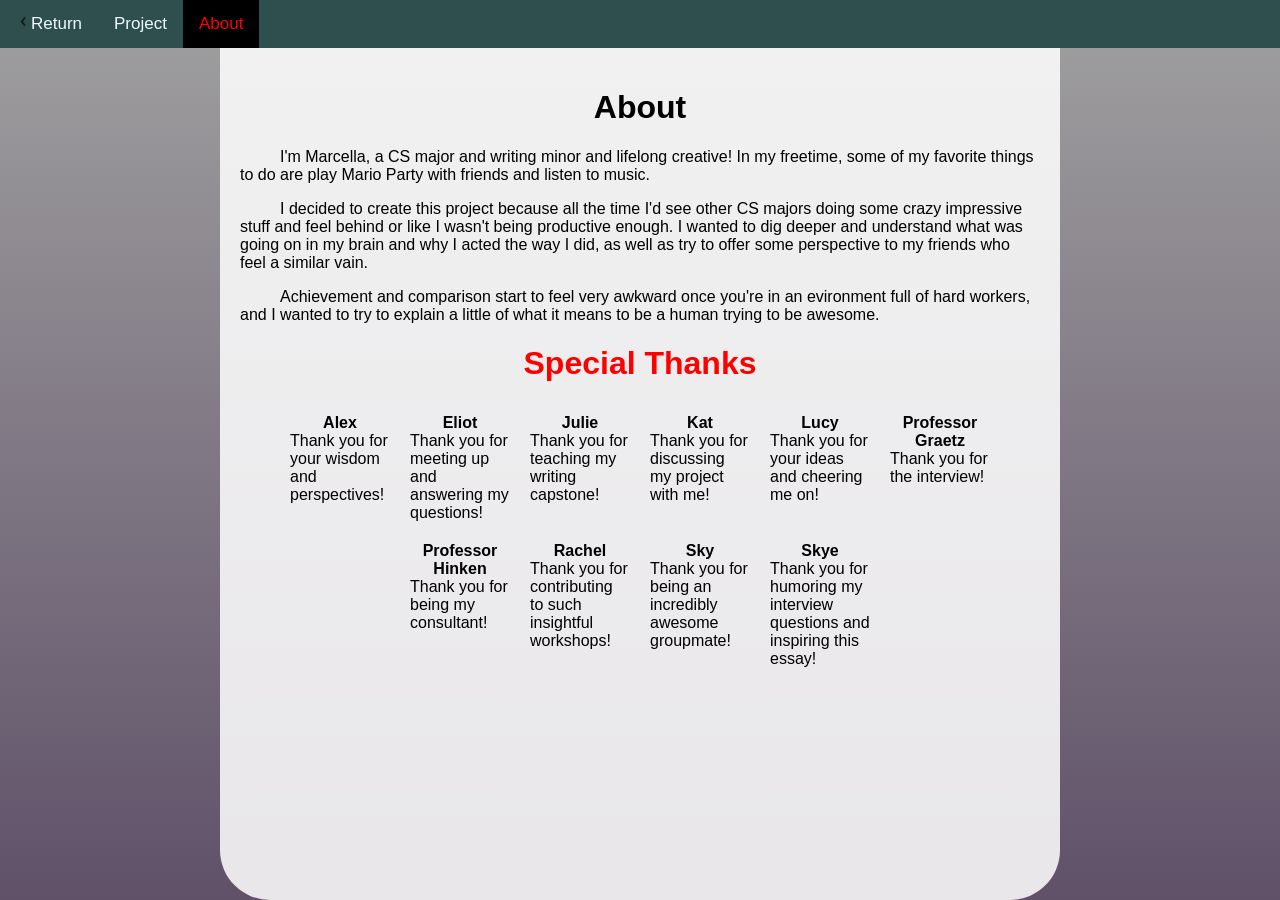
<file: projects/miw_project/about.html>
<!doctype html>

<html lang="en">
    <head>
        <meta charset="UTF-8" />
        <title>About | Marcella's Writing Project</title>
        <meta name="viewport" content="width=device-width,initial-scale=1" />
        <meta name="description" content="" />
        <link rel="icon" href="/favicon.png" />
        <link rel="stylesheet" href="/global.css" type="text/css" />
        <link rel="stylesheet" href="text_anim.css" type="text/css" />
        <link rel="stylesheet" href="style.css" type="text/css" />
        <script src="https://ajax.googleapis.com/ajax/libs/jquery/3.7.1/jquery.min.js"></script>
        <script src="text_anim.js"></script>
    </head>

    <body>
        <div class="topnav">
            <a href="/portfolio/"
                ><img
                    src="assets/img/back_arrow.png"
                    alt="back_arrow"
                    height="15"
                    width="auto"
                />Return</a
            >
            <a href="/projects/miw_project/">Project</a>
            <a
                class="active stagger rainbow"
                href="/projects/miw_project/about.html"
                >About</a
            >
        </div>
        <div class="content">
            <h1>About</h1>
            <div class="paragraph-container">
                <p>
                    I'm Marcella, a CS major and writing minor and lifelong
                    creative! In my freetime, some of my favorite things to do
                    are play Mario Party with friends and listen to music.
                </p>
                <p>
                    I decided to create this project because all the time I'd
                    see other CS majors doing some crazy impressive stuff and
                    feel behind or like I wasn't being productive enough. I
                    wanted to dig deeper and understand what was going on in my
                    brain and why I acted the way I did, as well as try to offer
                    some perspective to my friends who feel a similar vain.
                </p>
                <p>
                    Achievement and comparison start to feel very awkward once
                    you're in an evironment full of hard workers, and I wanted
                    to try to explain a little of what it means to be a human
                    trying to be awesome.
                </p>
            </div>
            <h1 class="stagger rainbow">Special Thanks</h1>
            <div class="thanks-container">
                <div>
                    <div>Alex</div>
                    <div>Thank you for your wisdom and perspectives!</div>
                </div>
                <div>
                    <div>Eliot</div>
                    <div>
                        Thank you for meeting up and answering my questions!
                    </div>
                </div>
                <div>
                    <div>Julie</div>
                    <div>Thank you for teaching my writing capstone!</div>
                </div>
                <div>
                    <div>Kat</div>
                    <div>Thank you for discussing my project with me!</div>
                </div>
                <div>
                    <div>Lucy</div>
                    <div>Thank you for your ideas and cheering me on!</div>
                </div>
                <div>
                    <div>Professor Graetz</div>
                    <div>Thank you for the interview!</div>
                </div>
                <div>
                    <div>Professor Hinken</div>
                    <div>Thank you for being my consultant!</div>
                </div>
                <div>
                    <div>Rachel</div>
                    <div>
                        Thank you for contributing to such insightful workshops!
                    </div>
                </div>
                <div>
                    <div>Sky</div>
                    <div>
                        Thank you for being an incredibly awesome groupmate!
                    </div>
                </div>
                <div>
                    <div>Skye</div>
                    <div>
                        Thank you for humoring my interview questions and
                        inspiring this essay!
                    </div>
                </div>
            </div>
        </div>
    </body>
</html>
</file>
<file: global.css>
* {
    font-family: Arial, Helvetica, sans-serif;
}

html {
    font-size: 16px;
}

h1 {
    text-align: center;
    font-size: 32px;
}
</file>
<file: portfolio/style.css>
:root {
    --card-size: 330px;
    --card-margin: 10px;
}

.container {
    margin: auto;
    max-width: 700px;
}

a {
    text-decoration-line: none;
    text-decoration: none;
    color: inherit;
}

.cards {
    display: grid;
    grid-template-columns: repeat(
        4,
        calc(var(--card-size) / 2 + var(--card-margin))
    );
    grid-auto-flow: dense;
    justify-content: center;
}
.big {
    grid-row: auto/span 2;
    grid-column: auto/span 2;
    height: var(--card-size);
    width: var(--card-size);
}
.small {
    height: calc(var(--card-size) / 2 - var(--card-margin));
    width: calc(var(--card-size) / 2 - var(--card-margin));
    font-size: 0.7em;
}
.card {
    margin: var(--card-margin);
    padding: 10px;
    box-sizing: border-box;
    box-shadow: 0 4px 8px 0 rgba(0, 0, 0, 0.2);
    display: flex;
    flex-direction: column;
    transition:
        transform 0.3s ease,
        box-shadow 0.3s ease;
}
.card:hover {
    transform: translateY(-8px);
    box-shadow: 0 12px 20px 0 rgba(0, 0, 0, 0.5);
}
.card .title {
    font-weight: bold;
}
.card .meta,
#gpa {
    font-weight: lighter;
    color: gray;
    padding-bottom: 0em;
}
.card hr {
    width: 100%;
    padding-top: 0px;
    border-color: gray;
}

.tags {
    display: flex;
    flex-wrap: wrap;
    margin-top: auto;
}
.tag {
    font-size: 0.9em;
    padding: 0.2em;
    margin: 0.1em;
    border-radius: 0.25em;
}
.primary {
    color: white;
    background-color: rgb(16, 97, 122);
}
.secondary {
    color: white;
    background-color: rgb(16, 147, 191);
}
.tertiary {
    color: black;
    background-color: lightblue;
}
</file>
<file: projects/miw_project/text_anim.css>
.shake:not(:has([style^="animation-delay"])),
.shake > [style^="animation-delay"] {
    position: relative;
    animation: shake 0.15s linear 0s infinite none;
    --parts: 4;
}

.sway:not(:has([style^="animation-delay"])),
.sway > [style^="animation-delay"] {
    position: relative;
    animation: shake 0.9s linear 0s infinite none;
    --parts: 20;
}

.rainbow:not(:has([style^="animation-delay"])),
.rainbow > [style^="animation-delay"] {
    animation: rainbow_text 3s linear 0s infinite none;
    color: hsl(0, 100%, 50%);
    --parts: 10;
}

/*
body *:hover {
    background-color: rgb(199, 199, 255);
    outline-style: solid;
    outline-width: 1px;
    outline-color: rgb(138, 189, 202);
    position: relative;
    animation: shake 0.1s ease 0s infinite none;
}
body * *:hover {
    outline-color: rgb(87, 123, 132);
}
body * * *:hover {
    outline-color: rgb(24, 32, 34);
}
*/

@keyframes rainbow_text {
    0% {
        color: hsl(0, 100%, 50%);
    }
    12.5% {
        color: hsl(45, 100%, 50%);
    }
    25% {
        color: hsl(90, 100%, 50%);
    }
    37.5% {
        color: hsl(135, 100%, 50%);
    }
    50% {
        color: hsl(180, 100%, 50%);
    }
    62.5% {
        color: hsl(225, 100%, 50%);
    }
    75% {
        color: hsl(270, 100%, 50%);
    }
    87.5% {
        color: hsl(315, 100%, 50%);
    }
    100% {
        color: hsl(360, 100%, 50%);
    }
}

@keyframes shake {
    0% {
        left: 0px;
        top: 0px;
    }
    25% {
        left: 1px;
        top: 0px;
    }
    50% {
        left: 1px;
        top: 1px;
    }
    75% {
        left: 0px;
        top: 1px;
    }
    100% {
        left: 0px;
        top: 0px;
    }
}
</file>
<file: projects/miw_project/style.css>
p {
    text-indent: 40px; /* Indent the first line */
}

html,
body {
    height: 100%;
    background-image: linear-gradient(
        to bottom,
        rgb(160, 160, 160),
        rgb(96, 81, 105)
    );
    background-repeat: no-repeat;
    background-attachment: fixed;
}

body {
    margin: 0px;
}

.content {
    margin: 0px 20px;
    padding: 20px;

    max-width: 80%;
    width: 800px;
    margin: auto;

    min-height: calc(100vh - 88px);

    background-color: rgba(255, 255, 255, 0.86);

    border-radius: 0px 0px 50px 50px;
}

.topnav {
    background-color: darkslategray;
    overflow: hidden;
    margin: 0px;
}

.topnav a {
    float: left;
    color: aliceblue;
    text-align: center;
    padding: 14px 16px;
    text-decoration: none;
    font-size: 17px;
}

.topnav a:hover,
.topnav a.active:hover {
    background-color: #ddd;
    color: black;
}

.topnav a.active {
    background-color: #000000;
}

.thanks-container {
    display: flex;
    flex-wrap: wrap;
    justify-content: center;
}

.thanks-container > div {
    width: 100px;
    margin: 10px;

    display: flex;
    flex-direction: column;
}

.thanks-container > div > div:nth-child(1) {
    font-weight: bold;
    text-align: center;
}
</file>
